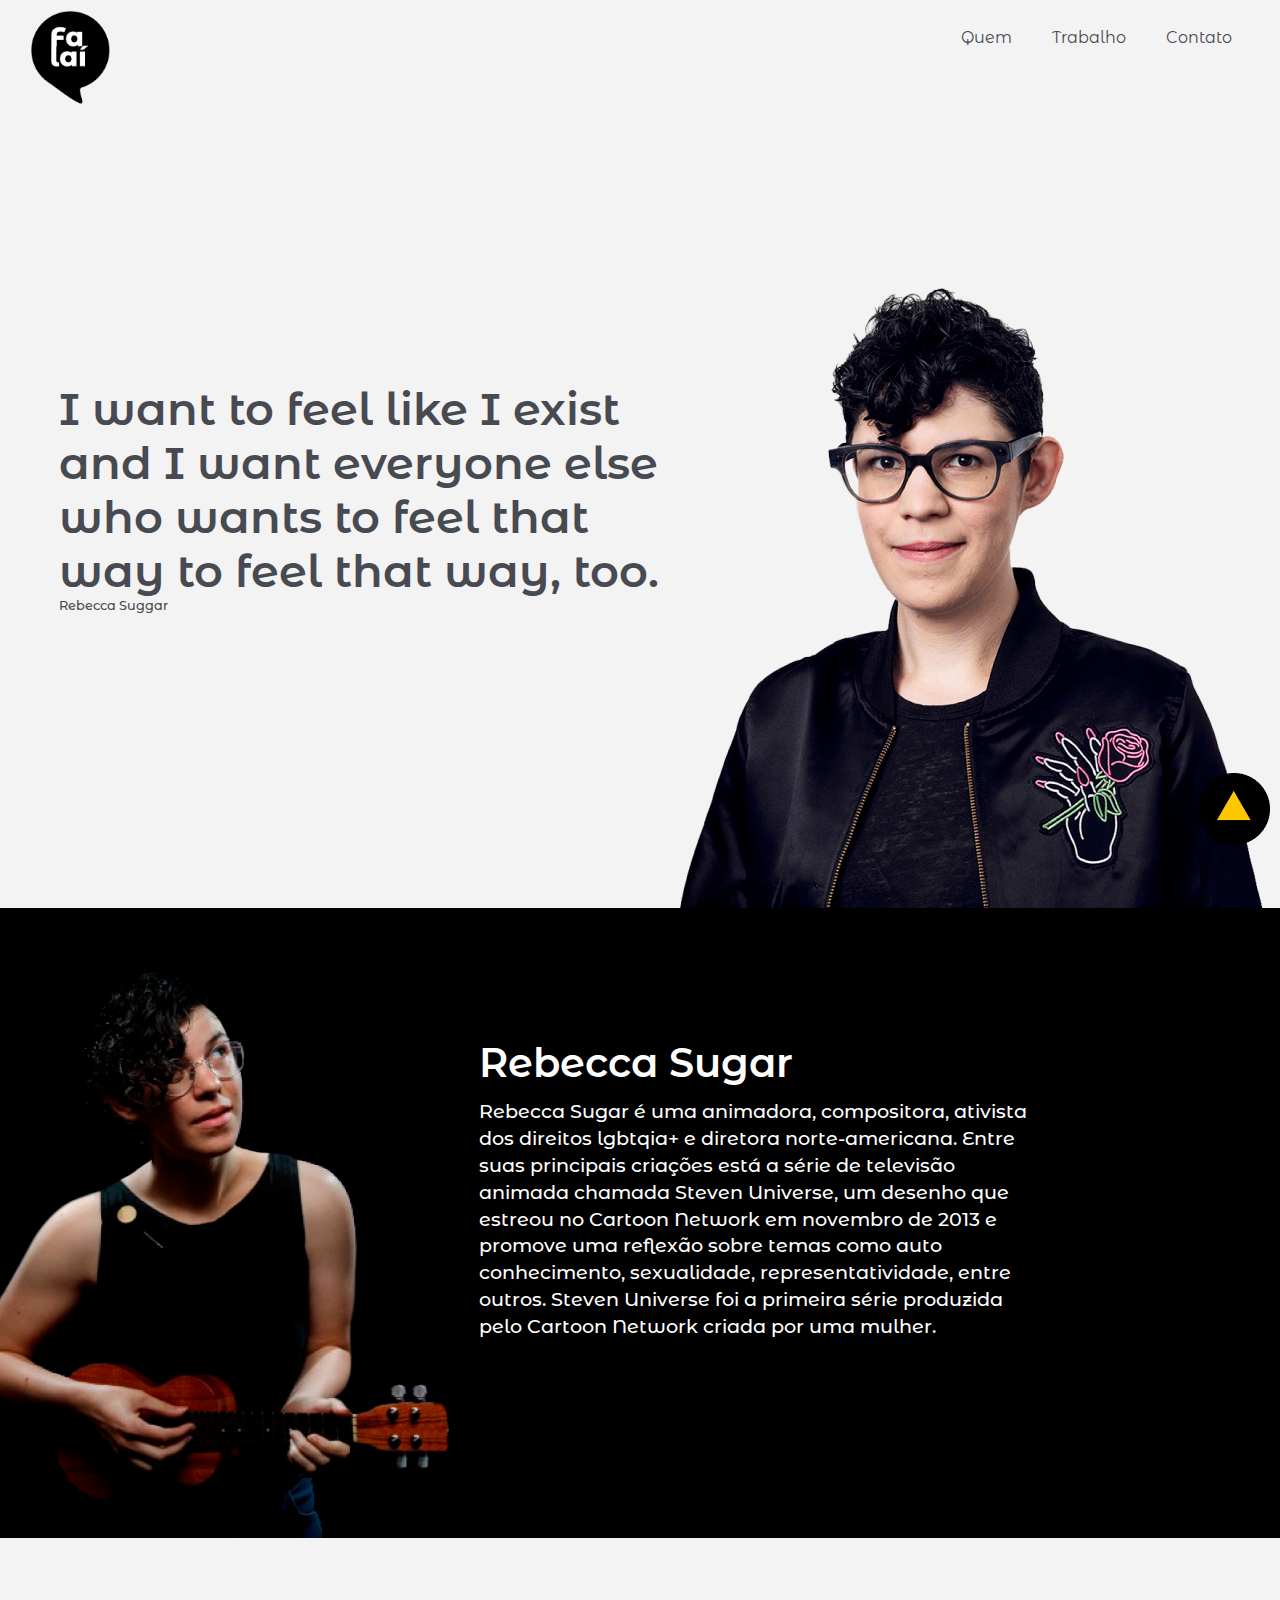
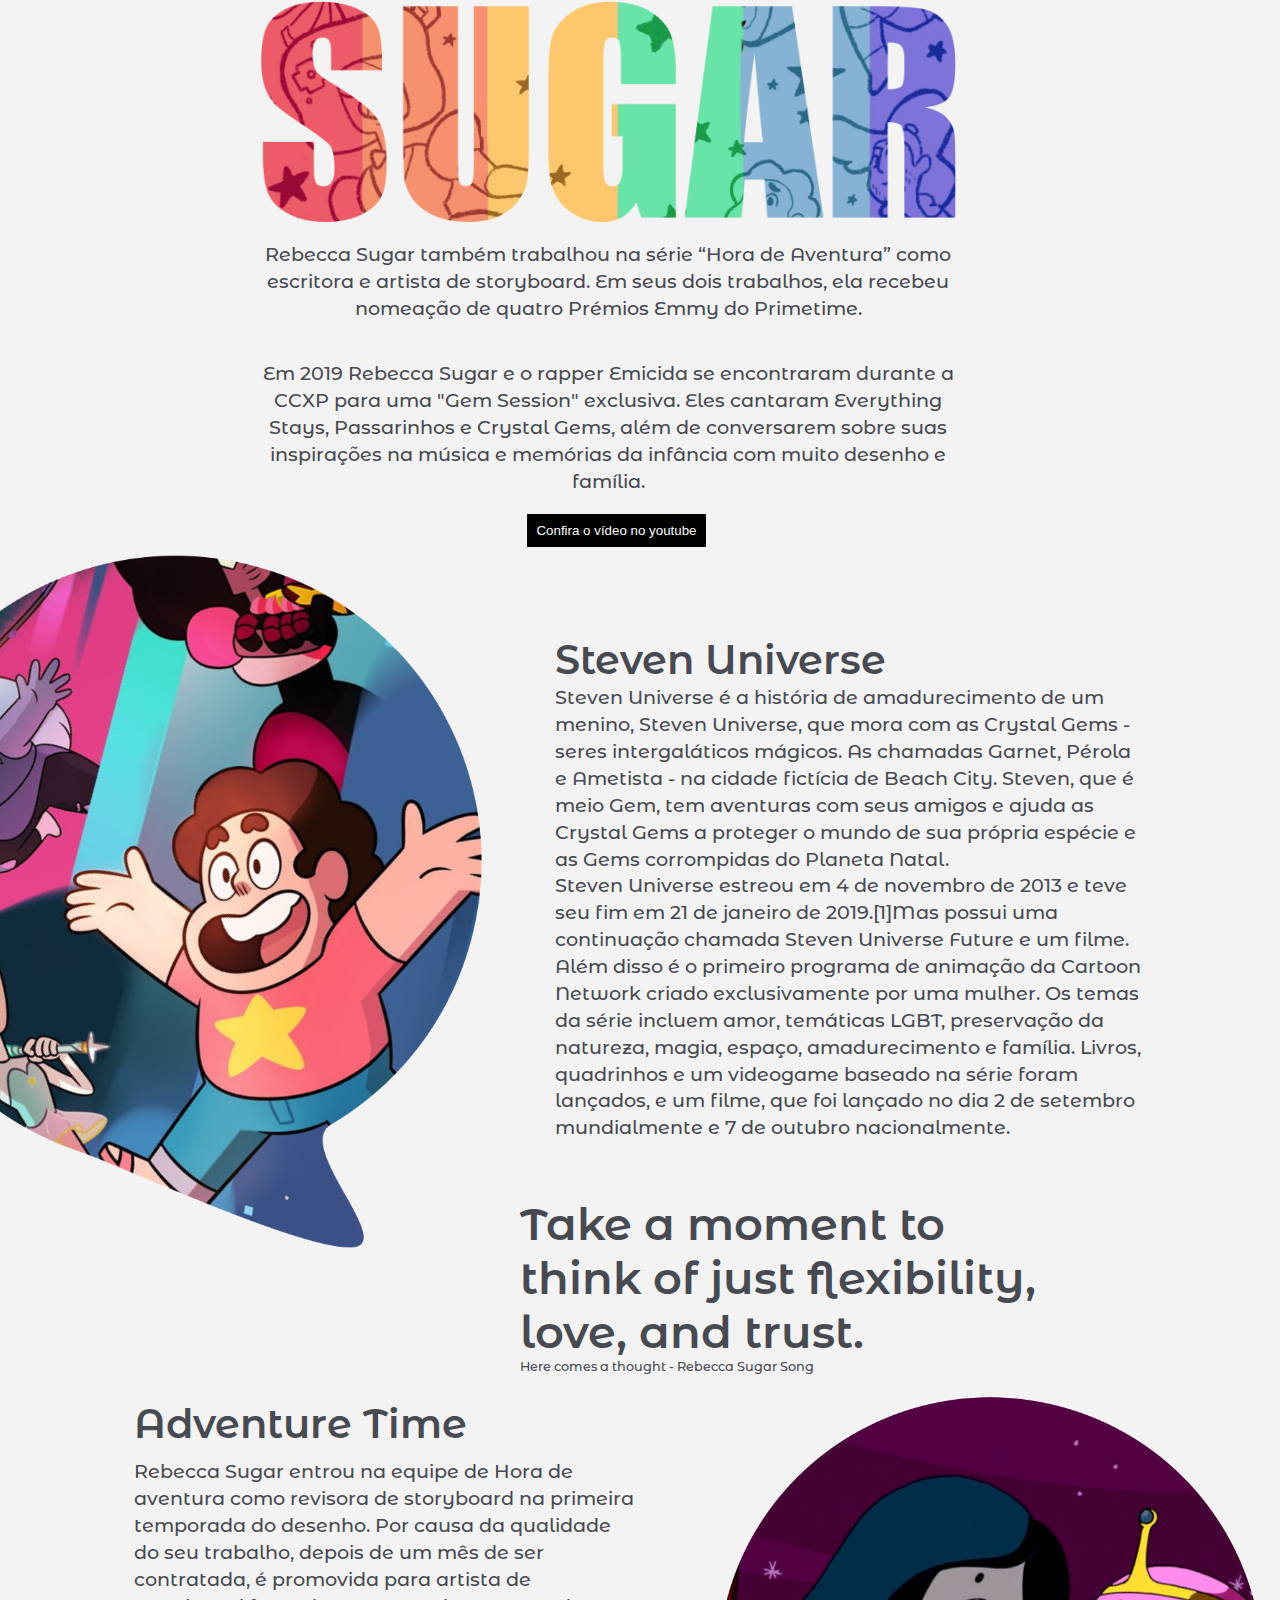
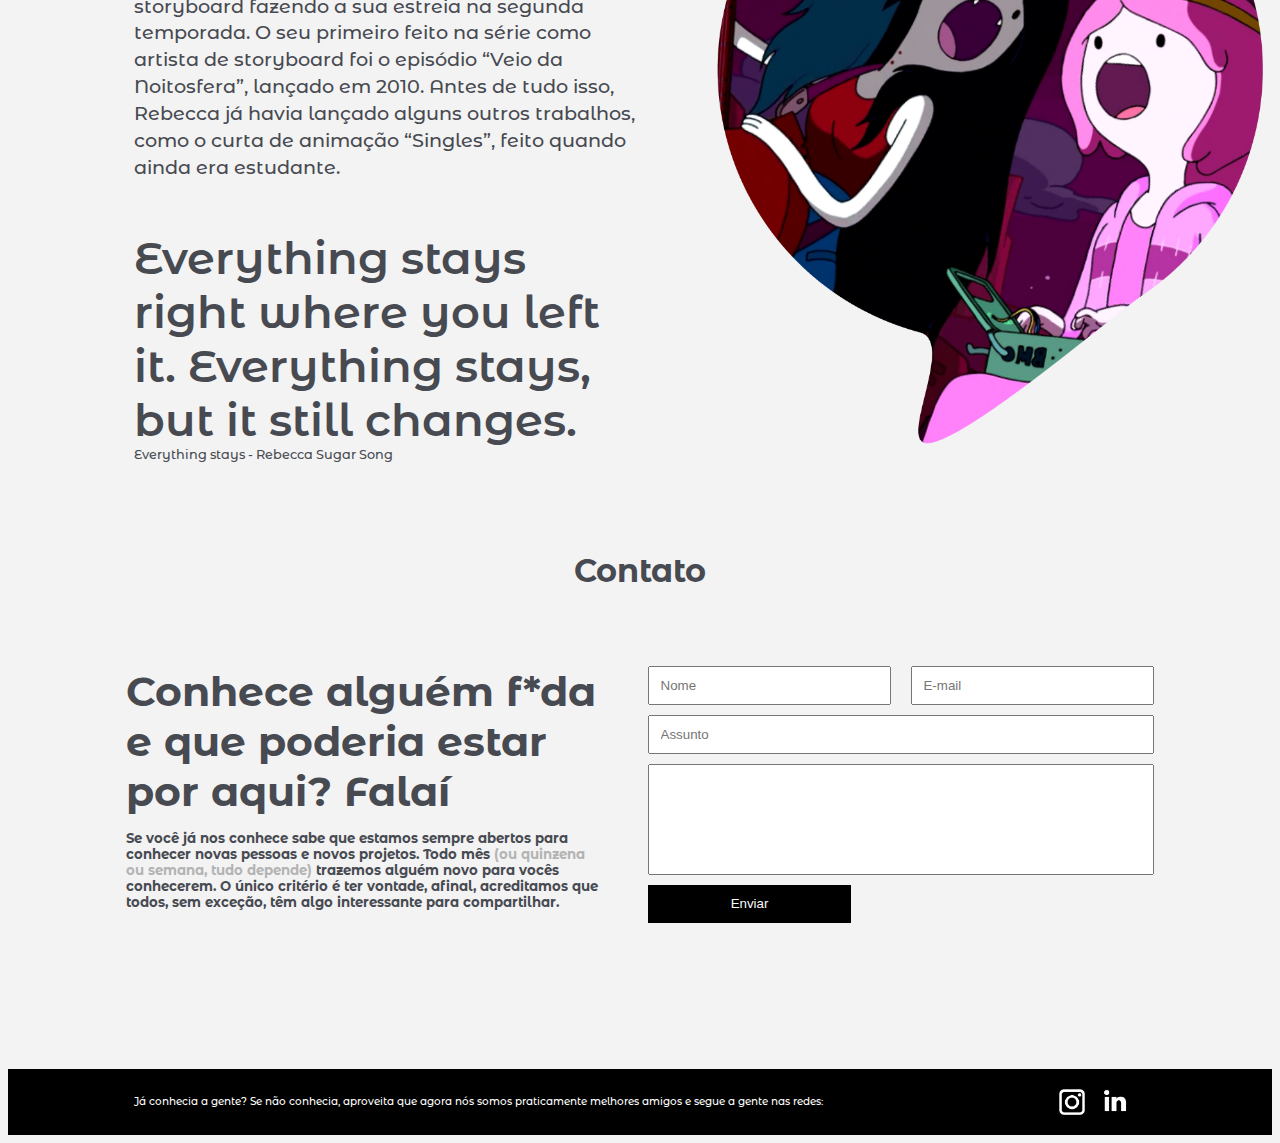
<file: index.html>
<!DOCTYPE html>
<html lang="pt-br">

    <head>
        <meta charset="UTF-8" />
        <!-- Verificar -->
        <meta name="viewport" content="width=device-width, initial-scale=1.0" />
        <meta http-equiv="X-UA-Compatible" content="ie=edge" />
        <!-- CSS -->
        <link rel="stylesheet" type="text/css" href="./style.css">
        <!-- Tipografia -->
        <link href="https://fonts.googleapis.com/css2?family=Montserrat+Alternates:wght@400;700;800&display=swap" rel="stylesheet">
        <title>falaí</title>
    </head>

    <body>
        <header>
            <div class="navegation-bar">
                <img src="./images/logo.png" class="img-logo">
                <nav>
                    <ul class="menu">
                        <li><span onclick="document.querySelector('.section-quem').scrollIntoView({ behavior:'smooth'});">Quem</span></li>
                        <li><span onclick="document.querySelector('.section-trabalho').scrollIntoView({ behavior:'smooth'});">Trabalho</span></li>
                        <li><span onclick="document.querySelector('.section-contato').scrollIntoView({ behavior:'smooth'});">Contato</span></li>
                    </ul>
                </nav>
            </div>
        </header>

        <span class="container-botao" onclick="document.querySelector('header').scrollIntoView({ behavior:'smooth'});"><img src="./images/botao-fixo.png"></span>
       
        <div class="container home">
            <div>
                <h1 class="citacao citacao-abertura">I want to feel like I exist and I want everyone else who wants to feel that way to feel that way, too.</h1>
                <h4 class="autor autor-abertura">Rebecca Suggar</h4> 
            </div>
            <img id="imgRebecca" src="./images/Rebecca_1.png" class="imgRebecca_1">
        </div>

        
        
        <section class="section-quem">
            <div class="container quem">
                <img src="./images/Rebecca_2.png" id="imgRebecca_2">
                <div>
                    <h2 class="titulo" id="tituloQuem">Rebecca Sugar</h2>
                    <p>Rebecca Sugar é uma animadora, compositora, ativista dos direitos lgbtqia+ e diretora norte-americana. Entre suas principais criações está a série de televisão animada chamada Steven Universe, um desenho que estreou no Cartoon Network em novembro de 2013 e promove uma reflexão sobre temas como auto conhecimento, sexualidade, representatividade, entre outros. Steven Universe foi a primeira série produzida pelo Cartoon Network criada por uma mulher.
                </div>
            </div>
            <div class="container sugar">
                <img src="./images/Sugar.png" id="imgSugar">
                <p>Rebecca Sugar também trabalhou na série “Hora de Aventura” como escritora e artista de storyboard. Em seus dois trabalhos, ela recebeu nomeação de quatro Prémios Emmy do Primetime.</p>
                <p>Em 2019 Rebecca Sugar e o rapper Emicida se encontraram durante a CCXP para uma "Gem Session" exclusiva. Eles cantaram Everything Stays, Passarinhos e Crystal Gems, além de conversarem sobre suas inspirações na música e memórias da infância com muito desenho e família. </p>
                <a href="https://www.youtube.com/watch?v=UkXNKeR_ONY" target="_blank"> <input type="button" value="Confira o vídeo no youtube" class="botao videoEmicida">
                </a>
            </div>
        </section>



        <section class="section-trabalho">
            <div class="container steven">
                <img src="./images/falaSteven.png" id="imgfalaSteven">
                <div>
                    <h2 class="titulo" id="tituloSteven">Steven Universe</h2>
                    <img src="./images/Gems.png" class="imgGems">
                    <p id="textoSteven">Steven Universe é a história de amadurecimento de um menino, Steven Universe, que mora com as Crystal Gems - seres intergaláticos mágicos. As chamadas Garnet, Pérola e Ametista - na cidade fictícia de Beach City. Steven, que é meio Gem, tem aventuras com seus amigos e ajuda as Crystal Gems a proteger o mundo de sua própria espécie e as Gems corrompidas do Planeta Natal.</p>
                    <p id="textoSteven">Steven Universe estreou em 4 de novembro de 2013 e teve seu fim em 21 de janeiro de 2019.[1]Mas possui uma continuação chamada Steven Universe Future e um filme. Além disso é o primeiro programa de animação da Cartoon Network criado exclusivamente por uma mulher. Os temas da série incluem amor, temáticas LGBT, preservação da natureza, magia, espaço, amadurecimento e família. Livros, quadrinhos e um videogame baseado na série foram lançados, e um filme, que foi lançado no dia 2 de setembro mundialmente e 7 de outubro nacionalmente.</p>
                    <h1 class="citacao" id="citacaoSteven">Take a moment to think of just flexibility, love, and trust.</h1>
                    <h4 class="autor" id="autorSteven">Here comes a thought -  Rebecca Sugar Song</h4>
                </div>
            </div>

            <div class="container adventure">
                <div>
                    <img src="./images/sword.png" class="imgSword">
                    <h2 class="titulo" id="tituloAdventure">Adventure Time</h2>
                    <p id="textoAdventure">Rebecca Sugar entrou na equipe de Hora de aventura como revisora de storyboard na primeira temporada do desenho. Por causa da qualidade do seu trabalho, depois de um mês de ser contratada, é promovida para artista de storyboard fazendo a sua estreia na segunda temporada. O seu primeiro feito na série como artista de storyboard foi o episódio “Veio da Noitosfera”, lançado em 2010. Antes de tudo isso, Rebecca já havia lançado alguns outros trabalhos, como o curta de animação “Singles”, feito quando ainda era estudante.</p>    
                    <h1 class="citacao" id="citacaoAdventure">Everything stays right where you left it. Everything stays, but it still changes.</h1>
                    <h4 class="autor" id="autorAdventure">Everything stays - Rebecca Sugar Song</h4>
                </div>
                <img src="./images/falaAdventure.png" id="imgfalaAdventure">
            </div>
        </section>



        <section class="section-contato">
            <div class="container contato">
                <h2 id="tituloContato">Contato</h2>
                <div id="chamada">
                    <h2 class="chamadaContato-titulo">Conhece alguém f*da e que poderia estar por aqui? Falaí</h2>
                    <h5 class="chamadaContato-texto">Se você já nos conhece sabe que estamos sempre abertos para conhecer novas pessoas e novos projetos. Todo mês <span style="color: #b3b3b3;">(ou quinzena ou semana, tudo depende)</span> trazemos alguém novo para vocês conhecerem. O único critério é ter vontade, afinal, acreditamos que todos, sem exceção, têm algo interessante para compartilhar.</h5>
                </div>
                <form class="formContato" id="formularioContato" enctype="text/plain">
                    <input type="text" id="nome" name="name" class="nome" placeholder="Nome" required>
                    <input type="text" id="email" name="email" class="email" placeholder="E-mail" required>
                    <input type="text" name="assunto" id="assunto" class="assunto" placeholder="Assunto" required>
                    <textarea name="body" id="mensagem" class="mensagem" cols="30" rows="7" placeholder=""  required></textarea>
                    <input onclick="showSomething()" onclick="onclick=wait(1000)" type="submit" value="Enviar" class="botao botaoMensagem">
                </form>
            </div>
        </section>
    
        <script>
            // Função de espera em mili segundos
            function wait(ms){
            var start = new Date().getTime();
            var end = start;
            while(end < start + ms) {
                end = new Date().getTime();
            }
            }

            // Alerta ativado pelo botão de Enviar Formulário
            function showSomething() {
            alert("Os pequenos magos que moram no computador ainda estão implementando essa parte. Em breve o formulário estará funcionando perfeitamente");        
            }

        
            // IMPLEMENTAÇÃO PARA O FORMULÁRIO (aind em desenvolvimento)
            // type="text/javascript" src="./index.js"
            // const form = document.getElementById('formularioContato');
            // form.addEventListener('submit', handleFormSubmit);
        </script>

    </body>    

    <footer>
        <p>Já conhecia a gente? Se não conhecia, aproveita que agora nós somos praticamente melhores amigos e segue a gente nas redes:</p>
        <ul class="iconesRedesFooter">
            <a href="https://www.instagram.com/iza.dsgn/" target="_blank"><img src="./images/insta.png" id="imginsta"></a>
            <a href="https://www.linkedin.com/in/iza-machado-491bb5ba/" target="_blank"><img src="./images/linkedIn.png" id="imglinkedIn"></a>
        </ul>
        
    </footer>

</html>
</file>
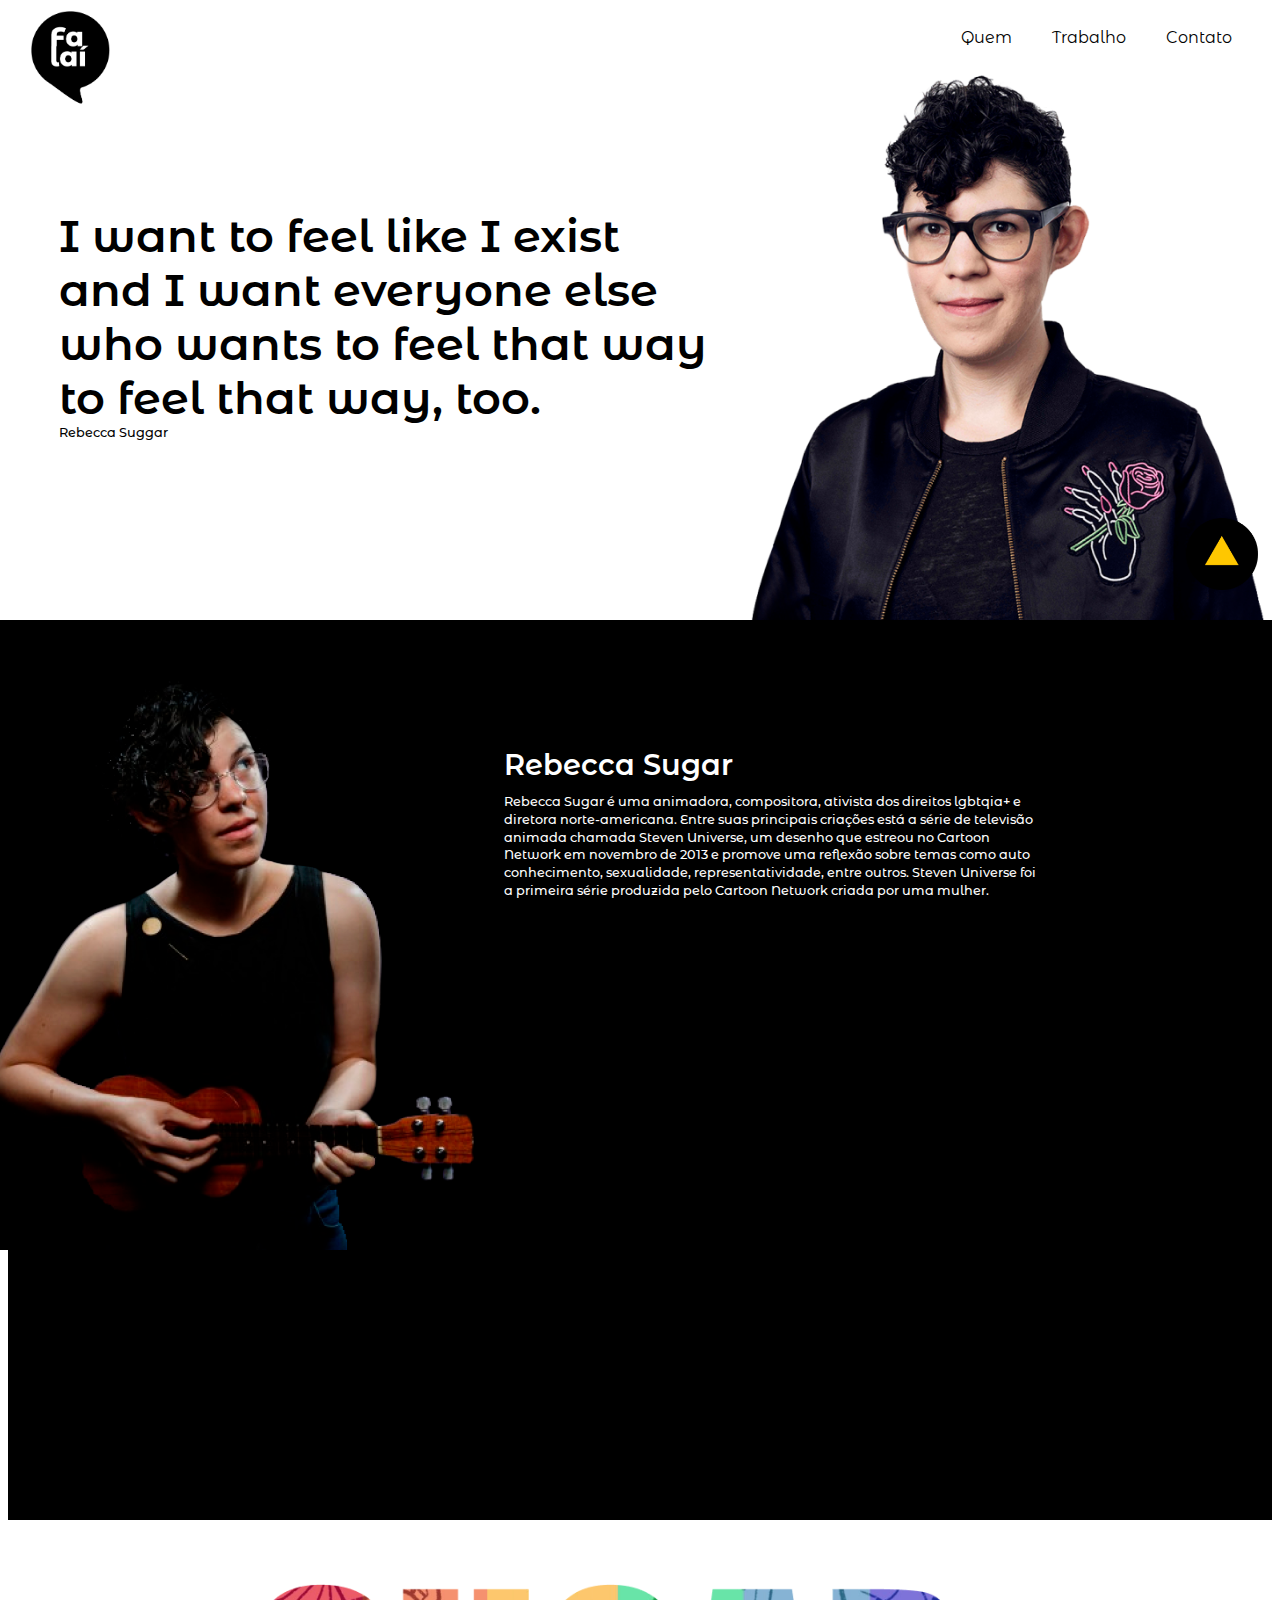
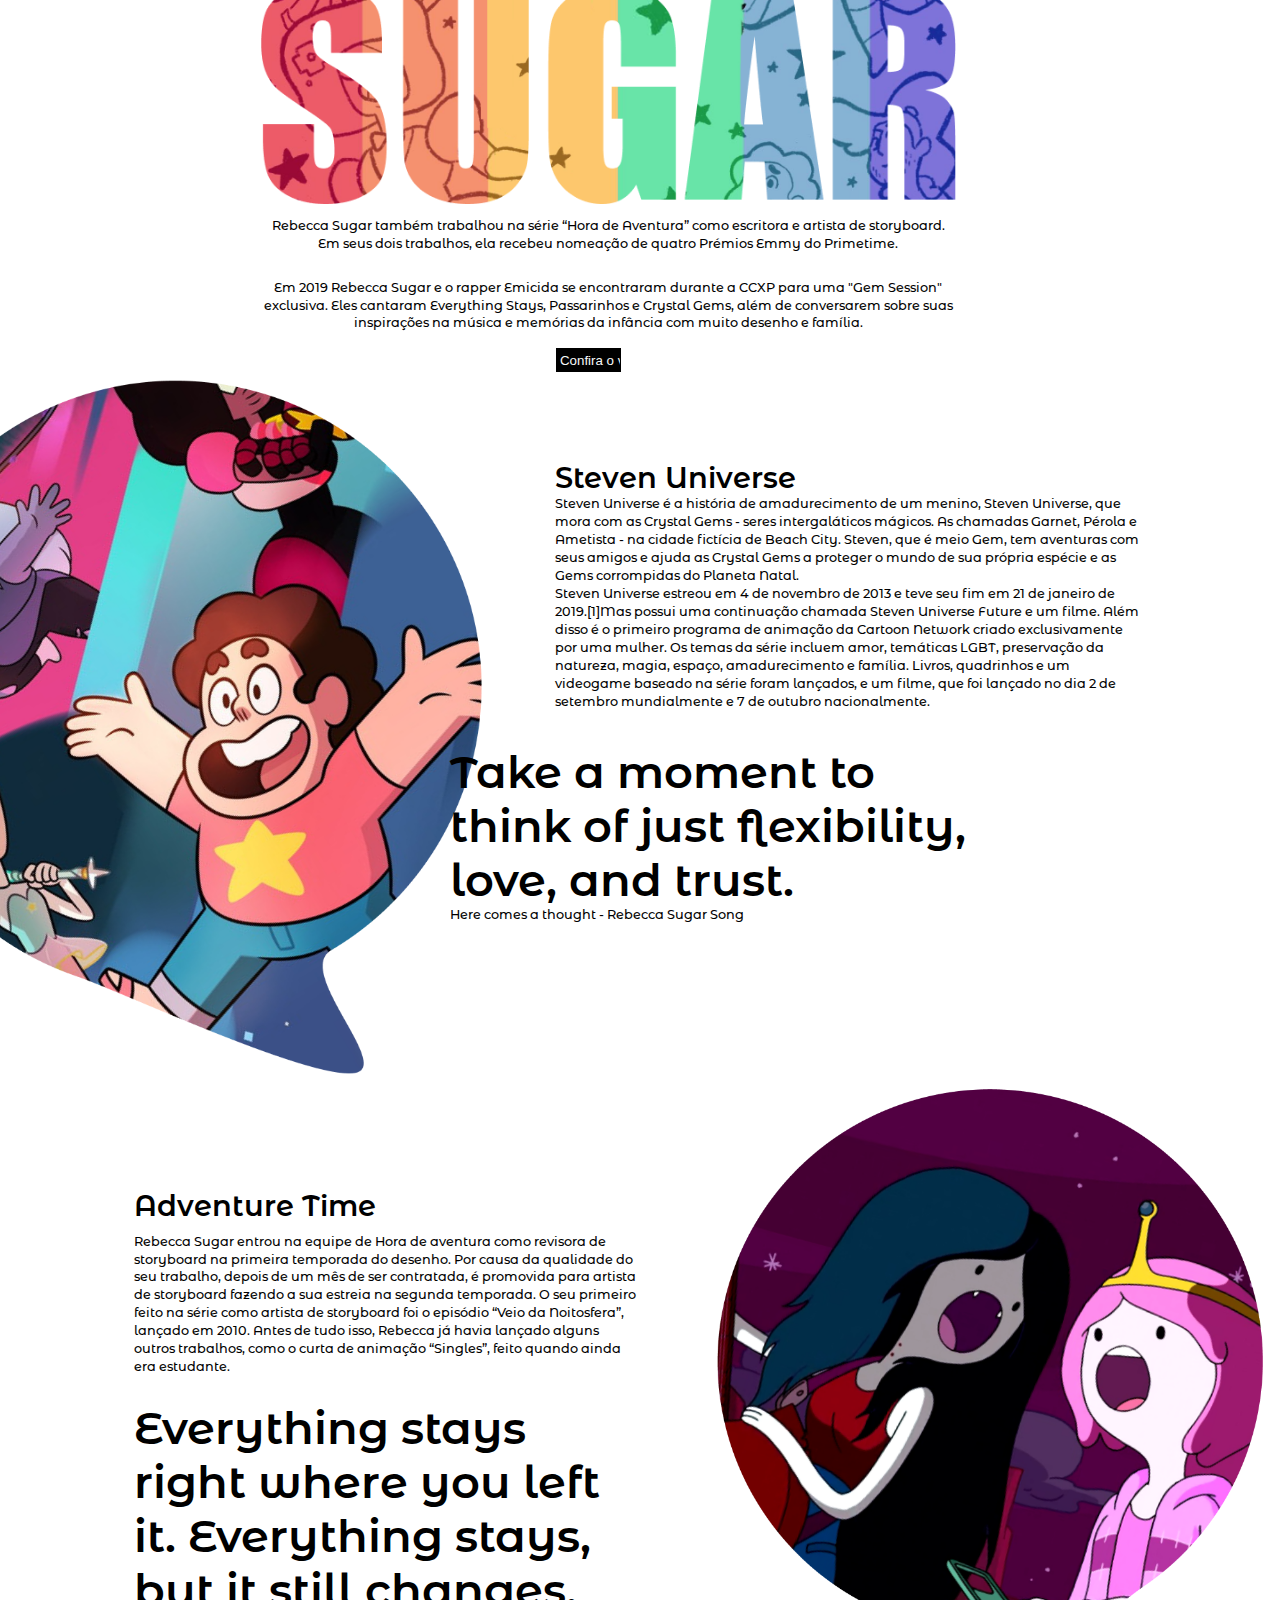
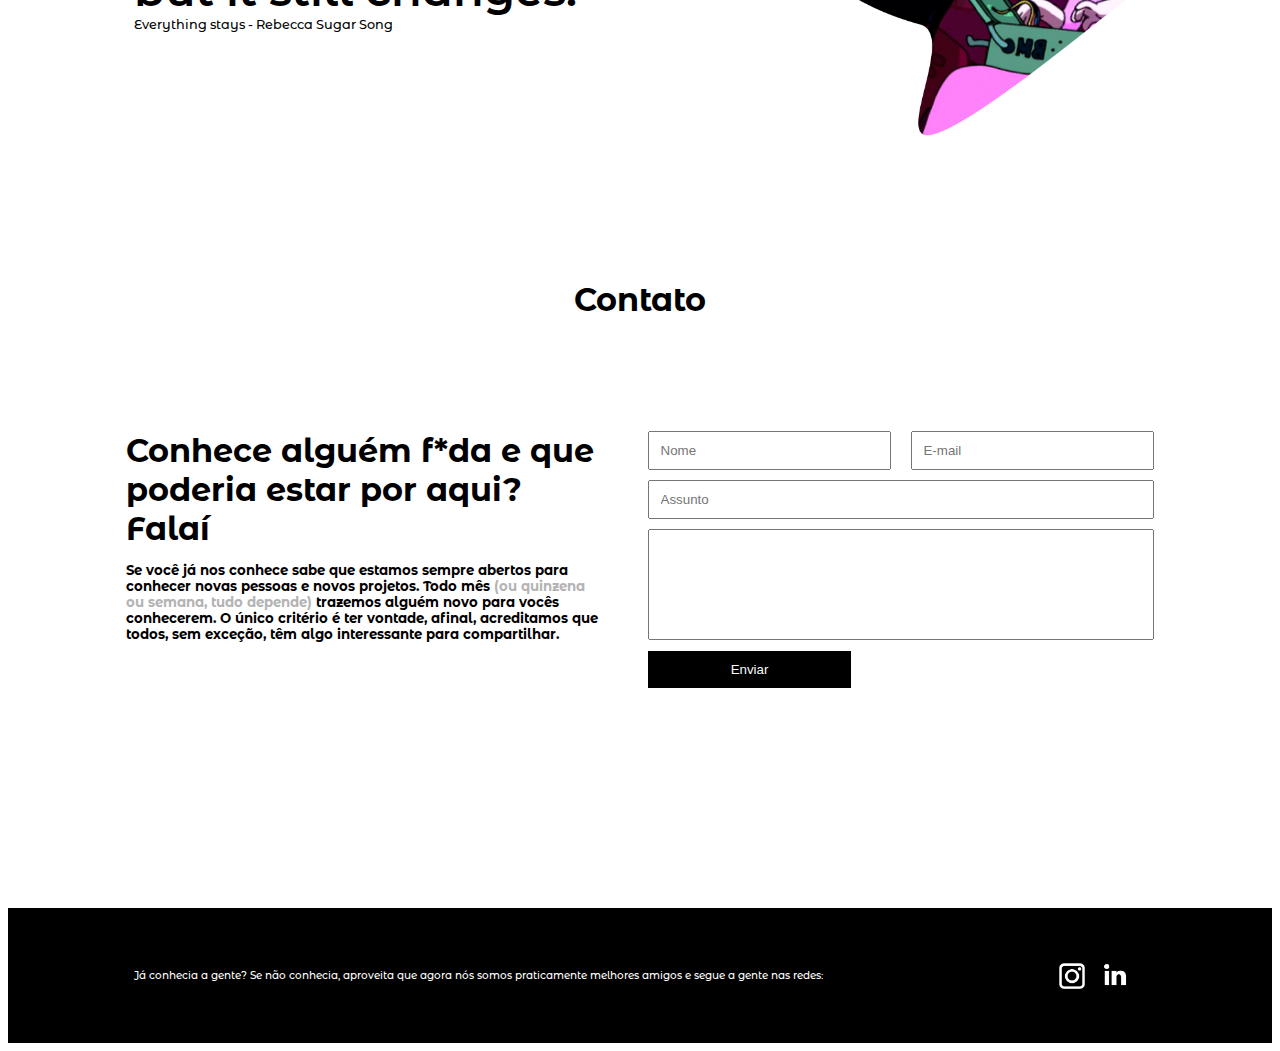
<file: falaiRebeccaSugar.html>
<!DOCTYPE html>
<html lang="pt-br">

    <head>
        <meta charset="UTF-8" />
        <!-- Verificar -->
        <meta name="viewport" content="width=device-width, initial-scale=1.0" />
        <meta http-equiv="X-UA-Compatible" content="ie=edge" />
        <!-- CSS -->
        <link rel="stylesheet" type="text/css" href="./falaiRebeccaSugar.css">
        <!-- Tipografia -->
        <link href="https://fonts.googleapis.com/css2?family=Montserrat+Alternates:wght@400;700;800&display=swap" rel="stylesheet">
        <title>falaí</title>
    </head>

    <body>
        <header>
            <div class="navegation-bar">
                <img src="./images/logo.png" class="img-logo">
                <nav>
                    <ul class="menu">
                        <li><span onclick="document.querySelector('.section-quem').scrollIntoView({ behavior:'smooth'});">Quem</span></li>
                        <li><span onclick="document.querySelector('.section-trabalho').scrollIntoView({ behavior:'smooth'});">Trabalho</span></li>
                        <li><span onclick="document.querySelector('.section-contato').scrollIntoView({ behavior:'smooth'});">Contato</span></li>
                    </ul>
                </nav>
            </div>
        </header>
        <div class="container home">
            <span class="container-botao" onclick="document.querySelector('header').scrollIntoView({ behavior:'smooth'});"><img src="./images/botao-fixo.png"></span>
            <div>
                <h1 class="citacao citacao-abertura">I want to feel like I exist and I want everyone else who wants to feel that way to feel that way, too.</h1>
                <h4 class="autor autor-abertura">Rebecca Suggar</h4> 
            </div>
            <img id="imgRebecca" src="./images/Rebecca_1.png" class="imgRebecca_1">
        </div>

        
        
        <section class="section-quem">
            <div class="container quem">
                <img src="./images/Rebecca_2.png" id="imgRebecca_2">
                <div>
                    <h2 class="titulo" id="tituloQuem">Rebecca Sugar</h2>
                    <p>Rebecca Sugar é uma animadora, compositora, ativista dos direitos lgbtqia+ e diretora norte-americana. Entre suas principais criações está a série de televisão animada chamada Steven Universe, um desenho que estreou no Cartoon Network em novembro de 2013 e promove uma reflexão sobre temas como auto conhecimento, sexualidade, representatividade, entre outros. Steven Universe foi a primeira série produzida pelo Cartoon Network criada por uma mulher.
                </div>
            </div>
            <div class="container sugar">
                <img src="./images/Sugar.png" id="imgSugar">
                <p>Rebecca Sugar também trabalhou na série “Hora de Aventura” como escritora e artista de storyboard. Em seus dois trabalhos, ela recebeu nomeação de quatro Prémios Emmy do Primetime.</p>
                <p>Em 2019 Rebecca Sugar e o rapper Emicida se encontraram durante a CCXP para uma "Gem Session" exclusiva. Eles cantaram Everything Stays, Passarinhos e Crystal Gems, além de conversarem sobre suas inspirações na música e memórias da infância com muito desenho e família. </p>
                <a href="https://www.youtube.com/watch?v=UkXNKeR_ONY" target="_blank"> <input type="button" value="Confira o vídeo no youtube" class="botaoMensagem">
                </a>
                <!-- <div>
                    <a href="https://www.youtube.com/watch?v=UkXNKeR_ONY"><img src="./images/youtube.png" id=imgyoutube></a>
                    <p>Ver vídeo no youtube</p>
                </div> -->
            </div>
        </section>



        <section class="section-trabalho">
            <div class="container steven">
                <img src="./images/falaSteven.png" id="imgfalaSteven">
                <div>
                    <h2 class="titulo" id="tituloSteven">Steven Universe</h2>
                    <p id="textoSteven">Steven Universe é a história de amadurecimento de um menino, Steven Universe, que mora com as Crystal Gems - seres intergaláticos mágicos. As chamadas Garnet, Pérola e Ametista - na cidade fictícia de Beach City. Steven, que é meio Gem, tem aventuras com seus amigos e ajuda as Crystal Gems a proteger o mundo de sua própria espécie e as Gems corrompidas do Planeta Natal.</p>
                    <p id="textoSteven">Steven Universe estreou em 4 de novembro de 2013 e teve seu fim em 21 de janeiro de 2019.[1]Mas possui uma continuação chamada Steven Universe Future e um filme. Além disso é o primeiro programa de animação da Cartoon Network criado exclusivamente por uma mulher. Os temas da série incluem amor, temáticas LGBT, preservação da natureza, magia, espaço, amadurecimento e família. Livros, quadrinhos e um videogame baseado na série foram lançados, e um filme, que foi lançado no dia 2 de setembro mundialmente e 7 de outubro nacionalmente.</p>
                    <h1 class="citacao" id="citacaoSteven">Take a moment to think of just flexibility, love, and trust.</h1>
                    <h4 class="autor" id="autorSteven">Here comes a thought -  Rebecca Sugar Song</h4>
                </div>
            </div>

            <div class="container adventure">
                <div>
                    <h2 class="titulo" id="tituloAdventure">Adventure Time</h2>
                    <p id="textoAdventure">Rebecca Sugar entrou na equipe de Hora de aventura como revisora de storyboard na primeira temporada do desenho. Por causa da qualidade do seu trabalho, depois de um mês de ser contratada, é promovida para artista de storyboard fazendo a sua estreia na segunda temporada. O seu primeiro feito na série como artista de storyboard foi o episódio “Veio da Noitosfera”, lançado em 2010. Antes de tudo isso, Rebecca já havia lançado alguns outros trabalhos, como o curta de animação “Singles”, feito quando ainda era estudante.</p>    
                    <h1 class="citacao" id="citacaoAdventure">Everything stays right where you left it. Everything stays, but it still changes.</h1>
                    <h4 class="autor" id="autorAdventure">Everything stays - Rebecca Sugar Song</h4>
                </div>
                <img src="./images/falaAdventure.png" id="imgfalaAdventure">
            </div>
        </section>



        <section class="section-contato">
            <div class="container contato">
                <h2 id="tituloContato">Contato</h2>
                <div id="chamada">
                    <h2 class="chamadaContato-titulo">Conhece alguém f*da e que poderia estar por aqui? Falaí</h2>
                    <h5 class="chamadaContato-texto">Se você já nos conhece sabe que estamos sempre abertos para conhecer novas pessoas e novos projetos. Todo mês <span style="color: #b3b3b3;">(ou quinzena ou semana, tudo depende)</span> trazemos alguém novo para vocês conhecerem. O único critério é ter vontade, afinal, acreditamos que todos, sem exceção, têm algo interessante para compartilhar.</h5>
                </div>
                <form class="formContato" id="formularioContato" enctype="text/plain">
                    <input type="text" id="nome" name="name" class="nome" placeholder="Nome" required>
                    <input type="text" id="email" name="email" class="email" placeholder="E-mail" required>
                    <input type="text" name="assunto" id="assunto" class="assunto" placeholder="Assunto" required>
                    <textarea name="body" id="mensagem" class="mensagem" cols="30" rows="7" placeholder=""  required></textarea>
                    <input type="submit" value="Enviar" class="botaoMensagem">
                </form>
                <!-- <div id="espaço"></div> -->
            </div>
        </section>

    </body>    


    <footer>
        <p>Já conhecia a gente? Se não conhecia, aproveita que agora nós somos praticamente melhores amigos e segue a gente nas redes:</p>
        <ul class="iconesRedesFooter">
            <a href="https://www.instagram.com/iza.dsgn/" target="_blank"><img src="./images/insta.png" id="imginsta"></a>
            <a href="https://www.linkedin.com/in/iza-machado-491bb5ba/" target="_blank"><img src="./images/linkedIn.png" id="imglinkedIn"></a>
        </ul>
        
    </footer>


</html>
</file>
<file: style.css>
@charset #UTF-8;


/* ▼▼▼▼▼▼▼▼▼▼▼▼▼▼▼▼▼▼▼▼▼ ITENS PADRÕES ▼▼▼▼▼▼▼▼▼▼▼▼▼▼▼▼▼▼▼▼▼*/

body {
    font-family: 'Montserrat Alternates', sans-serif;
    background-color: #F3F3F3;
    color: #474a51; 
}


.container {
    display: flex;
    /* flex-wrap: wrap; */
    /* flex-flow: row wrap; */
    align-items: center;
}


.citacao {
    /* font-size: 200%; */
    font-size: 3.5vw;  /* Dessa forma deiuxa o tamanho proporcional à tela */
    font-weight: 600;
    flex-basis:0

}

.autor {
    font-size: 80%;
    font-weight: 500;
}

img {
    max-width:100%;
}

.titulo{
    font-size: 2.5rem;
    font-weight: 600;
    padding-bottom: 2%;
}

p{
    font-size: 1.2em;
    line-height: 140%;
    font-weight: 500;
}

/* ▲▲▲▲▲▲▲▲▲▲▲▲▲▲▲▲▲▲▲▲▲▲ ITENS PADRÕES ▲▲▲▲▲▲▲▲▲▲▲▲▲▲▲▲▲▲▲▲▲▲ */


/* BARRA NAVEGAÇÃO  ~~~~~~~~~~~~~~~~~~~~~~~~~~~~~~~~~~~~~~~~~~ */

.navegation-bar{
    display: flex;
    flex-wrap: wrap;
    align-items: flex-start;
    justify-content: space-between;
    padding: 0 20px 0 20px;
}

.img-logo{
    height: 100px;
}

.menu{
    display: flex;
    flex-wrap: wrap;
    list-style: none;
    margin: auto;
}

.menu li {
    padding: 20px;
}

.menu > li > span:hover {
    cursor: pointer;
    border-bottom: 2px solid #ffb510;
}

header {
    height: 15vh;
}

.container-botao img {
    height: 8%;
    margin: 70vh 0 0 93vw;
    /* margin: 38% 0 0 93%; */
    position: fixed ;

}


/* HOME ~~~~~~~~~~~~~~~~~~~~~~~~~~~~~~~~~~~~~~~~~~ */

.home { /* Container home*/
    align-items: flex-end;
    /* height: auto; */
    height: 85vh;
}


.container > div {/* Container da Primeira Citação*/
    margin: 8% 0% 2% 4%;
    flex: 1 1 200px;

}


/* Faz com que os elementos fiquem grudados no container */
.container > div * {/*Primeira Citação e Autor)*/
    margin: auto;
}


.autor-abertura {
    padding-bottom: 30vh;
}


#imgRebecca{
    max-height: 85vh;
    margin-top: -3%;
}

/* QUEM ~~~~~~~~~~~~~~~~~~~~~~~~~~~~~~~~~~~~~~~~~~ */

#imgRebecca_2{
    /* max-height: 100vh; */
    max-height: 50.1vw;
    margin: 0 0 0 -11px;
}

.quem{ /* QUEM*/
    display: flex;
    align-items: flex-start;
    max-height: 50.1vw; 
    background-color: #000000;
    margin: 0 -8px 0 -2%;
;
    
}
.quem > div { /* Titulo e Texto de 'Quem'*/
    color: #ffffff;
    margin: 10% 18% 0% 0;
    max-height: 35vw; 
    /* border: 1px solid salmon; */
    overflow: auto;
}


.sugar { /* Container Sugar*/
    display: flex;
    flex-wrap: wrap;
    justify-content: center;
    text-align: center;
    padding: 5% 25% 5% 20%;
}


.videoEmicida {
    -webkit-transition: background-color 0.2s, border 0.2s, color 0.2s;
    transition: background-color 0.2s, border 0.2s, color 0.2s;
    padding: 5%;
}
.videoEmicida:hover,
.videoEmicida:active {
    background-color: #ffb510;
    border: 1px solid #ffb510;
    cursor: pointer;
}


/* TRABALHO ~~~~~~~~~~~~~~~~~~~~~~~~~~~~~~~~~~~~~~~~~~ */

#imgfalaSteven{
    max-width: 50%;
    margin: -5% 0% 0% -12%;
}

.steven{
    display: flex;
    flex-wrap: wrap;
    align-items: flex-start;
    margin: auto;
}

.steven > div { /* Container Steven DIV*/
    /* margin: auto; */
    margin: 0 0 0 -3%;
    padding: 2% 10% 0 0%;
    /* background: tomato; */
}



#tituloSteven{
    padding: 0 0 0 15%;
}

.imgGems {
    display: none;
}

#textoSteven{
    padding: 0 0 0 15%;
}

#citacaoSteven{
    padding: 8% 10% 0 10%;
}

#autorSteven{
    padding: 0% 10% 0 10%;   
}

.adventure > div { /* Container Adventure DIV*/
    margin: auto;
    padding: 0 5% 0 10%;
    /* background: chartreuse; */
}

.imgSword {
    display: none;
}

#tituloAdventure{
    margin-top: 5%;
}

#citacaoAdventure{
    padding: 10% 0% 0 0;

}

#imgfalaAdventure{
    max-width: 45%;
}


/* CONTATO ~~~~~~~~~~~~~~~~~~~~~~~~~~~~~~~~~~~~~~~~~~ */

#tituloContato {
    width: 100%;
    text-align: center;
    font-size: 2em;
    margin-top: 7%;
    margin-bottom: 8%;
}


.contato {
    flex-wrap: wrap;
    justify-content: center;
    height: auto;
}

.contato > div {
    max-width: 38%;
    margin: auto;
    margin-top: -2%;

}

.contato > div > h2 {
    padding-bottom: 3%;
    font-size: 3.2vw;
}

.contato > div > h5 {
    max-height: 80vh;
    overflow: auto;
    margin-bottom: 20%;
}
.formContato {
    display: flex;
    flex-wrap: wrap;
    justify-content: space-between ;
    max-width: 40%;
    margin: auto;
    margin-top: -2%;
    margin-left: -6%;
}

.assunto,
.nome,
.email{
    padding: 2% 0% 2% 2%;
    box-sizing: border-box;
}

.nome, .email {
    min-width: 48%; 
    max-width: 48%;
}


.assunto {
    min-width: 100%; 
    max-width: 100%;
    margin: 2% 0 0 0;
}


textarea { /* Se não quisermos que os usuários possam editar o seu tamanho, precisamos especificá-lo. */
    margin-top: 2%;
    width: 100% ;
    resize: none;
    box-sizing: border-box;    
}

/* Aqui tratamos o caso em que os dados são enviados com sucesso ou não, variando a cor de fundo. */
.success { background-color: rgba(99, 209, 66, 0.57); }
.error { background-color: rgba(234, 26, 26, 0.57); }



.botaoMensagem {
    width: 40%;
    margin-right: 25%;
    margin-top: 2%;
    padding: 2%;
}


.botao{
    display: inline-block;
    /* inline-block para que o texto não quebe a linha. */

    -webkit-transition: background-color 0.2s, border 0.2s, color 0.2s;
    transition: background-color 0.2s, border 0.2s, color 0.2s;
    /* Transição. A cor de fundo do botão muda quando você passa por cima*/

    background: #000000; 
    border: 1px solid #000000;
    color: #F8F9F9;
    /* Mudamos a cor dos botões e de suas bordas.*/



}
/* Aqui que determinamos qual será a cor da transição e a ação dela, nesse caso, o pointer do mouse. */
input[type=submit]:hover,
input[type=submit]:active {
    background-color: #ffb510;
    border: 1px solid #ffb510;
    cursor: pointer;
}


/* FOOTER ~~~~~~~~~~~~~~~~~~~~~~~~~~~~~~~~~~~~~~~~~~ */

footer {
    background: #000000;
    color: #ffffff;
    display: flex;
    align-items: center;
    margin-top: 5%;
    height: auto;
}

footer > p {
    width: 70%;
    margin-left: 10%;
    font-size: 65%;
}

#imginsta{
    max-height: 2vw;
    max-width: 2vw;
    margin-right: 1vw ;
}
#imglinkedIn{
    max-height: 2.3vw;
    max-width: 2.3vw;
    margin-right: 2vw ;
}



/* RESPONSIVO ~~~~~~~~~~~~~~~~~~~~~~~~~~~~~~~~~~~~~~~~~~ */
/* menos da metade da tela de 1024 ~~~~~~~~~~~~~~~~~~~~~ */

@media (max-width: 430px) {

    body, html {
        overflow-x: hidden;
        margin: 0;
        padding: 0;
    }
    .container-botao{
        display: none;
    }

    .menu{
        display: none;
    }

    header {
        display: flex;
        justify-content: center;
    }
    .img-logo {
        max-height: 25vw;
        margin: 5% 0 0 -2%;
    }
    .home{
        display: flex;
        flex-wrap: wrap;
        align-items: flex-end;
        /* height: 85vh; */
    }
    .citacao-abertura {
        font-size: 1.2rem;
        
    .autor-abertura {
        padding-bottom: 0;
    }
    
    }
    .container > div {/* Container da Primeira Citação*/
        margin: 2% 10% 2% 10%;
        text-align: center;

    }

    #imgRebecca {
        max-height:100vw;
        max-width: 100%;
        margin:auto;
    }

    .quem{ /* QUEM*/
        background-color: #000000;
        height: 56vh; 
        max-height: 60vh;     

    }

    #imgRebecca_2{
        display: none;
    }

    .quem > div { /* Titulo e Texto de 'Quem'*/
        color: #ffffff;
        text-align: left;
        overflow: visible;
    }
    .quem > div :first-child {
        margin: 10% 0% 0 10%;      
    }

    .quem > div :last-child{
        font-size: 2vh;
        text-align: left;  
        margin: 0 5% 0 10%;

    }


    .videoEmicida {
        margin-top: 5%;
        margin-bottom: 30%;
    }

        .steven > div { /* Container Steven DIV*/
        margin: 0% 0% 0% 0%;
    }

    #tituloSteven{
        padding: 0 0 0 0;
        width: 90%;
        font-size: 2.2rem;
        font-weight: 600;
        text-align: left;
        margin: 0 0 0% 10%;
    }

    #imgfalaSteven{
        margin-top: -10%;
    }

    .imgGems {
        display: flex;
        width: 90%;
        padding: 20% 0 25% 0%;     

    }

    #textoSteven{
        padding: 0 0 0 0%;
        margin: 0 5% 0 -60%;
        text-align: left;
  
    }

    #citacaoSteven{
        padding: 0 0% 0 0;
        margin: 4% 20% 0 -60%;
        font-size: 1.5rem;
        text-align: left;
    }

    #autorSteven{
        padding: 0 30% 0 0;
        margin: 0% 20% 0 -60%;
        text-align: left;
    }


    .adventure {
        margin-top: -10%;
        display: flex;
        flex-direction: column-reverse;
    }

    .adventure > div { /* Container Adventure DIV*/
        margin: -35% 0 0 0;
        text-align: left;
        justify-content: flex-start;
        padding: 0 5% 0 10%;
    }

    #tituloAdventure {
        width: 50%;
        margin: 5% 0 0 0;
    }

    .container > div *{
        margin:  0% 0 0 0;
    }

    .imgSword{
        display: flex;
        width: 50%;
        padding: 0% 0 5% 0;
    }

    #textoAdventure{
        margin: 0 10% 0 0;
    }

    #citacaoAdventure{
        padding: 5% 10% 0 0;
        font-size: 1.5rem;
        text-align: left;
    }


    #imgfalaAdventure{
        max-width: 45%;
        margin-right: -60%;
        margin-top: 5%;
    }


    #tituloContato {
        padding: 0% 0 0% 0;
        margin: 15% 2% 0 0;
        /* color: #F3F3F3;
        background-color: #474a51; */
    }

    .contato {
        height: auto;    
    }

    .contato > div {
        padding-top: 0;
        text-align: left;
        max-width: 80%;
    }

    .contato > div > h2 {

        font-size: 1.4rem;
        padding-right: 5%;
    }

    .contato > div > h5 {
        padding-right: 10%;
    }

    .formContato {
        max-width: 75%;
        margin: 5% 5% 5% 0% ;
    }

    footer {
        display:  flex;
        flex-wrap: wrap;
        margin:  0 0 0 0;
        height: auto;
    }

    footer > p {
        width: 80%;
        max-width: 80%;
        font-size: 0.6rem;
        margin:  5% 0 0 10%;
    }

    footer > ul {
        width: 80% ;
        margin: 2% 0 0 0;

    }

    #imginsta {
        height: 5vw;
        max-height: 5vw;
        width: 5vw;
        max-width: 5vw;
        margin:  0 0 0 0;
    }
    #imglinkedIn{
        height: 5vw;
        max-height: 5vw;
        width: 5vw;
        max-width: 5vw;
        margin:  0 0 0 10%;
    }
}


/* RESPONSIVO ~~~~~~~~~~~~~~~~~~~~~~~~~~~~~~~~~~~~~~~~~~ */
/* MOBILE ~~~~~~~~~~~~~~~~~~~~~ */

@media (max-width: 414px) { 
    body, html{
        overflow-x: hidden;
        margin: 0;
        }

    .container-botao{
        display: none;
    }

    .menu{
        display: none;
    }
    .home{
        display: flex;
        flex-wrap: wrap;
        align-items: flex-end;
        max-height: 85vh;
    }
    
    header {
        display: flex;
        justify-content: center;
        margin-top: 5%;
    }

    .img-logo {
        max-height: 25vw;
        margin: 5% 0 0 -2%;
    }

    .citacao-abertura {
        font-size: 1.3rem;    }

    .container > div {/* Container da Primeira Citação*/
        margin: 4% 10% 5% 10%;
        text-align: center;
        padding: 0;
    }
    .autor-abertura {
        padding-bottom: 0vh;
    }
    
    .container > div > :last-child{
        margin: 0 0 0 0;
        margin-bottom: 5%;
    }
    
    #imgRebecca {
        margin-left: -5%;
        max-height: 65vh;
        max-width:65vh;
    }

    .quem{ /* QUEM*/
        background-color: #000000;
        height: 68vh; 
        max-height: 68vh;   
 
    }

    p{
        font-size: 2.2vh;
    }

    #imgRebecca_2{
        display: none;
    }

    .quem > div { /* Titulo e Texto de 'Quem'*/
        color: #ffffff;
        text-align: left;
        /* overflow: visible; */
    }
    .quem > div :first-child {
        margin: 10% 0% 0 10%;      
    }

    .quem > div :last-child{
        font-size: 2vh;
        text-align: left;  
        margin: 0 5% 0 10%;
    }


    .videoEmicida {
        margin-top: 5%;
        margin-bottom: 30%;
    }



    .steven > div { /* Container Steven DIV*/
        margin: 0% 0% 0% 0%;
    }
    
    #tituloSteven{
        padding: 0 0 0 0;
        width: 40%;
        text-align: left;
        margin: 0 0 0% 10%;
    }

    .imgGems {
        display: flex;
        width: 55%;
        padding: 10% 0 15% 10%;       
    }

    #textoSteven{
        padding: 0 4% 0 0%;
        margin: 5% 25% 0 -40%;
        text-align: left;
    }

    #citacaoSteven{
        padding: 0 0% 0 0;
        margin: 4% 20% 0 -40%;
        font-size: 1.4rem;
        text-align: left;
    }

    #autorSteven{
        padding: 0 30% 0 0;
        margin: 0% 50% 0 -40%;
        text-align: left;
    }


    .adventure {
        margin-top: -10%;
        display: flex;
        flex-direction: column-reverse;
    }
    
    .adventure > div { /* Container Adventure DIV*/
        margin: -35% 0 0 0;
        text-align: left;
        justify-content: flex-start;
        padding: 0 5% 0 10%;
    }

    #tituloAdventure {
        width: 50%;
        margin: 5% 0 0 0;
    }
    
    .container > div *{
        margin:  0% 0 0 0;
    }

    .imgSword{
        display: flex;
        width: 50%;
        padding: 5% 0 5% 0;
    }

    #citacaoAdventure{
        padding: 5% 10% 0 0;
        font-size: 1.5rem;
        text-align: left;
    }

    
    #imgfalaAdventure{
        max-width: 45%;
        margin-right: -65%;
    }
    
    
    #tituloContato {
        padding: 2% 0 2% 0;
    }
    
    .contato {
        height: auto;    
    }
    
    .contato > div {
        text-align: left;
        max-width: 80%;
    }
    
    .contato > div > h2 {
        font-size: 1.4rem;
        padding-right: 5%;
    }

    .contato > div > h5 {
        padding-right: 10%;
    }
    
    .formContato {
        max-width: 75%;
        margin: 5% 5% 5% 0% ;
    }

    footer {
        display:  flex;
        flex-wrap: wrap;
        margin:  0 0 0 0;
    }

    footer > p {
        width: 80%;
        max-width: 80%;
        font-size: 0.6rem;
        margin:  5% 0 0 10%;
    }

    footer > ul {
        width: 80% ;
        margin: 2% 0 0 0;

    }

    #imginsta {
        height: 5vw;
        max-height: 5vw;
        width: 5vw;
        max-width: 5vw;
        margin:  0 0 0 0;
    }
    #imglinkedIn{
        height: 5vw;
        max-height: 5vw;
        width: 5vw;
        max-width: 5vw;
        margin:  0 0 0 10%;   
    }
}

@media (max-width: 320px) { 
    #imgRebecca {
    margin-left: 5%;
    max-height: 54vh;
    max-width: 54vh;
    }
    
    .steven > div { /* Container Steven DIV*/
        margin: -45% 0% 0% 35%;
    }
    
    #tituloSteven, #tituloAdventure {
        font-size:1.8rem;
    }
}


@media (max-width: 280px) { 
    
    .quem{
    height: 75vh;
    max-height: 75vh
    }
    
    #imgRebecca {
    margin-left: -5%;
    max-height: 54vh;
    max-width: 54vh;
    }
    
    .chamadaContato-titulo{
        padding-bottom:5%;
    }
}


@media (max-width: 1024px) and (max-height: 1366px) {
    header{
        height: auto;
    }
    .home {
     height: auto;
    }
    .container-botao img {
        height: 5%;
        margin: 70vh 0 0 90vw;
    }
}
</file>
<file: falaiRebeccaSugar.css>
@charset #UTF-8;

body {
    font-family: 'Montserrat Alternates', sans-serif;
}


.navegation-bar{
    display: flex;
    flex-wrap: wrap;
    align-items: flex-start;
    justify-content: space-between;
    padding: 0 20px 0 20px;
}

.img-logo{
    height: 100px;
}

.menu{
    display: flex;
    flex-wrap: wrap;
    list-style: none;
    margin: auto;
}

.menu li {
    padding: 20px;
}

.menu > li > span:hover {
    cursor: pointer;
    border-bottom: 2px solid #ffb510;
}

.container-botao img {
    height: 8%;
    margin: 32% 0 0 92%;
    position: fixed ;

}

/* ▼▼▼▼▼▼▼▼▼▼▼▼▼▼▼▼▼▼▼▼▼ ITENS PADRÕES ▼▼▼▼▼▼▼▼▼▼▼▼▼▼▼▼▼▼▼▼▼*/

.container {
    display: flex;
    /* flex-wrap: wrap; */
    /* flex-flow: row wrap; */
    align-items: center;
}


.citacao {
    /* font-size: 200%; */
    font-size: 3.5vw;  /* Dessa forma deiuxa o tamanho proporcional à tela */
    font-weight: 600;
    flex-basis:0

}

.autor {
    font-size: 80%;
    font-weight: 500;
}

img {
    max-width:100%;
}

.titulo{
    font-size: 180%;
    font-weight: 600;
    padding-bottom: 2%;
}

p{
    font-size: 80%;
    line-height: 140%;
    font-weight: 500;
}

/* ▲▲▲▲▲▲▲▲▲▲▲▲▲▲▲▲▲▲▲▲▲▲ ITENS PADRÕES ▲▲▲▲▲▲▲▲▲▲▲▲▲▲▲▲▲▲▲▲▲▲ */


.home { /* Container home*/
    align-items: flex-start;
}


.container > div {/* Container da Primeira Citação*/
    margin: 8% 2% 0 4%;
    flex: 1 1 200px;

}


/* Faz com que os elementos fiquem grudados no container */
.container > div * {/*Primeira Citação e Autor)*/
    margin: auto;
}


#imgRebecca{
    max-height: 43vw;
    /* max-height: 85vh; */
    margin-top: -3%;
}

#imgRebecca_2{
    max-height: 100vh;
    margin: 0 0 0 -11px;
}

.quem{ /* QUEM*/
    display: flex;
    align-items: flex-start;
    height: 100vh; 
    background-color: #000000;
    
}
.quem > div { /* Titulo e Texto de 'Quem'*/
    color: #ffffff;
    margin: 10% 18% 0% 0;
    max-height: 75vh;
}

.sugar { /* Container Sugar*/
    display: flex;
    flex-wrap: wrap;
    justify-content: center;
    text-align: center;
    padding: 5% 25% 5% 20%;
}

#imgfalaSteven{
    max-width: 50%;
    margin: -5% 0% 0% -12%;
}

.steven{
    display: flex;
    flex-wrap: wrap;
    align-items: flex-start;
    margin: auto;
}

.steven > div { /* Container Steven DIV*/
    /* margin: auto; */
    margin: 0 0 0 -3%;
    padding: 2% 10% 0 0%;
    /* background: tomato; */
}

#tituloSteven{
    padding: 0 0 0 15%;
}

#textoSteven{
    padding: 0 0 0 15%;
}

#citacaoSteven{
    padding: 5% 20% 0 0;
}



.adventure > div { /* Container Adventure DIV*/
    margin: auto;
    padding: 0 5% 0 10%;
    /* background: chartreuse; */
}

#citacaoAdventure{
    padding: 5% 0% 0 0;

}

#imgfalaAdventure{
    max-width: 45%;
}


#tituloContato {
    width: 100%;
    text-align: center;
    font-size: 2em;
}


.contato {
    flex-wrap: wrap;
    justify-content: center;
    height: 85vh;
    /* justify-content: space-around; */
    /* align-items: center; */
    /* align-items: flex-start; */

}

.contato > div {
    max-width: 38%;
    margin: auto;
    margin-top: -2%;

}

.contato > div > h2 {
    padding-bottom: 3%;
    font-size: 2rem;
}

.formContato {
    display: flex;
    flex-wrap: wrap;
    justify-content: space-between ;
    max-width: 40%;
    margin: auto;
    margin-top: -2%;
    margin-left: -6%;

}


/* ~~~~~~~~~~~~~~~~~~~CONTATO~~~~~~~~~~~~~~~~~~~~~~~~~~~~~ */



.assunto,
.nome,
.email{
    padding: 2% 0% 2% 2%;
    box-sizing: border-box;
}

.nome, .email {
    min-width: 48%; 
    max-width: 48%;
}


.assunto {
    min-width: 100%; 
    max-width: 100%;
    margin: 2% 0 0 0;
}


textarea { /* Se não quisermos que os usuários possam editar o seu tamanho, precisamos especificá-lo. */
    margin-top: 2%;
    width: 100% ;
    resize: none;
    box-sizing: border-box;    
}

/* Aqui tratamos o caso em que os dados são enviados com sucesso ou não, variando a cor de fundo. */
.success { background-color: rgba(99, 209, 66, 0.57); }
.error { background-color: rgba(234, 26, 26, 0.57); }





/*  ~~~~~~~~~~~~~~~~~~~~~~~~~~~~~~~~~~~~ */


.botaoMensagem{
    display: inline-block;
    /* inline-block para que o texto não quebe a linha. */

    width: 40%;

    -webkit-transition: background-color 0.2s, border 0.2s, color 0.2s;
    transition: background-color 0.2s, border 0.2s, color 0.2s;
    /* Transição. A cor de fundo do botão muda quando você passa por cima*/

    background: #000000; 
    border: 1px solid #000000;
    color: #F8F9F9;
    /* Mudamos a cor dos botões e de suas bordas.*/

    margin-right: 25%;
    margin-top: 2%;
    padding: 2%;



}
/* Aqui que determinamos qual será a cor da transição e a ação dela, nesse caso, o pointer do mouse. */
input[type=submit]:hover,
input[type=submit]:active {
    background-color: #ffb510;
    border: 1px solid #ffb510;
    cursor: pointer;
}


footer {
    background: #000000;
    color: #ffffff;
    display: flex;
    align-items: center;
    height: 15vh;
    

}

footer > p {
    width: 70%;
    margin-left: 10%;
    font-size: 65%;
}

#imginsta{
    max-height: 2vw;
    max-width: 2vw;
    margin-right: 1vw ;
}
#imglinkedIn{
    max-height: 2.3vw;
    max-width: 2.3vw;
    margin-right: 2vw ;
}
</file>
